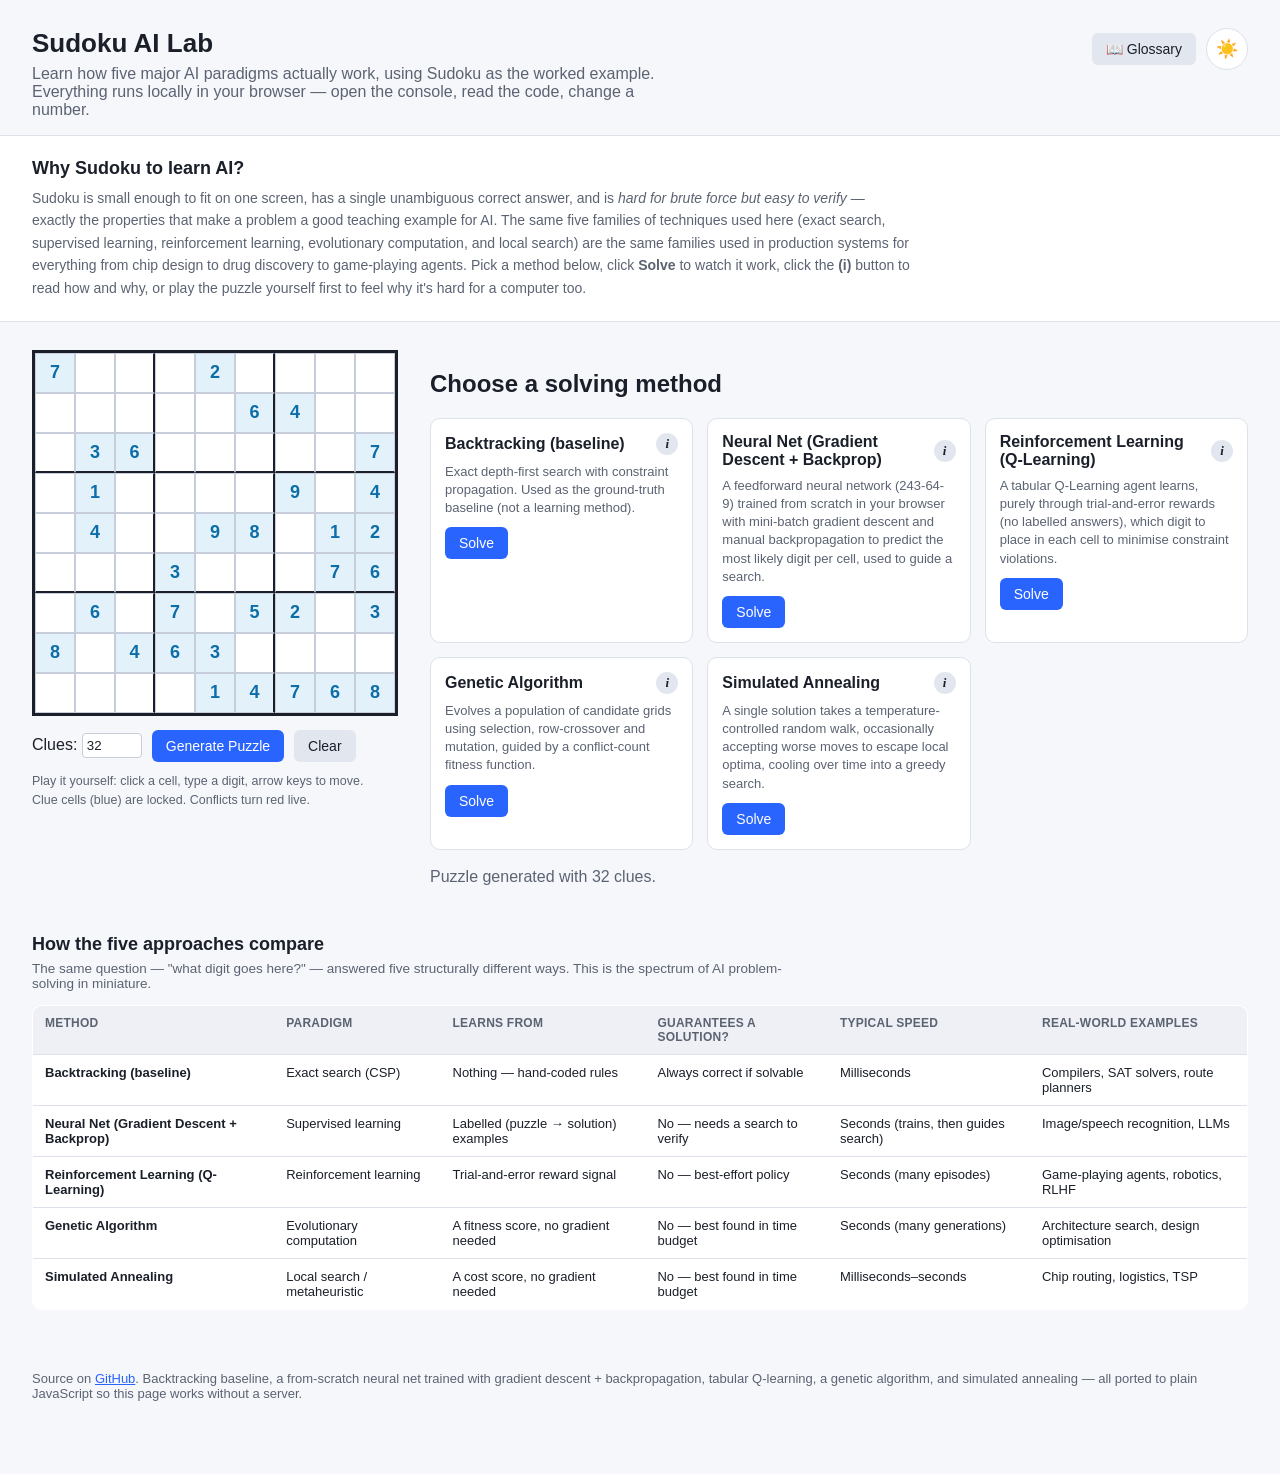
<file: docs/index.html>
<!DOCTYPE html>
<html lang="en">
<head>
<meta charset="UTF-8">
<meta name="viewport" content="width=device-width, initial-scale=1">
<title>Sudoku AI Lab</title>
<link rel="stylesheet" href="static/style.css">
</head>
<body>
<header>
  <div class="header-row">
    <div>
      <h1>Sudoku AI Lab</h1>
      <p>Learn how five major AI paradigms actually work, using Sudoku as the worked example. Everything runs locally in your browser — open the console, read the code, change a number.</p>
    </div>
    <div class="header-actions">
      <button id="glossaryBtn" class="secondary" title="Glossary of AI terms">📖 Glossary</button>
      <button id="themeToggle" class="theme-toggle" aria-label="Toggle light/dark mode" title="Toggle light/dark mode">🌙</button>
    </div>
  </div>
</header>

<section class="intro-section">
  <h2>Why Sudoku to learn AI?</h2>
  <p>
    Sudoku is small enough to fit on one screen, has a single unambiguous correct answer, and is
    <em>hard for brute force but easy to verify</em> — exactly the properties that make a problem a good
    teaching example for AI. The same five families of techniques used here (exact search, supervised
    learning, reinforcement learning, evolutionary computation, and local search) are the same families
    used in production systems for everything from chip design to drug discovery to game-playing agents.
    Pick a method below, click <strong>Solve</strong> to watch it work, click the <strong>(i)</strong> button
    to read how and why, or play the puzzle yourself first to feel why it's hard for a computer too.
  </p>
</section>

<main>
  <section class="board-section">
    <div id="grid"></div>
    <div class="controls">
      <label>Clues: <input id="clues" type="number" min="20" max="60" value="32"></label>
      <button id="generateBtn">Generate Puzzle</button>
      <button id="clearBtn" class="secondary">Clear</button>
    </div>
    <p class="board-hint">Play it yourself: click a cell, type a digit, arrow keys to move. Clue cells (blue) are locked. Conflicts turn red live.</p>
  </section>

  <section class="methods-section">
    <h2>Choose a solving method</h2>
    <div class="method-grid" id="methodGrid"></div>
    <div id="status"></div>
    <div id="resultPanel"></div>
  </section>
</main>

<section class="compare-section">
  <h2>How the five approaches compare</h2>
  <p class="compare-intro">The same question — "what digit goes here?" — answered five structurally different ways. This is the spectrum of AI problem-solving in miniature.</p>
  <div class="table-wrap">
    <table class="compare-table" id="compareTable"></table>
  </div>
</section>

<div id="infoModalOverlay" class="info-modal-overlay" aria-hidden="true">
  <div class="info-modal" role="dialog" aria-modal="true" aria-labelledby="infoModalTitle">
    <div class="info-modal-header">
      <h3 id="infoModalTitle"></h3>
      <button id="infoModalClose" class="info-modal-close" aria-label="Close">×</button>
    </div>
    <div id="infoModalBody" class="info-modal-body"></div>
  </div>
</div>

<div id="glossaryModalOverlay" class="info-modal-overlay" aria-hidden="true">
  <div class="info-modal" role="dialog" aria-modal="true" aria-labelledby="glossaryModalTitle">
    <div class="info-modal-header">
      <h3 id="glossaryModalTitle">Glossary of AI terms</h3>
      <button id="glossaryModalClose" class="info-modal-close" aria-label="Close">×</button>
    </div>
    <div id="glossaryModalBody" class="info-modal-body"></div>
  </div>
</div>

<footer>
  <p>Source on <a href="https://github.com/FranciscoPereira/sudoku-ai" target="_blank" rel="noopener">GitHub</a>. Backtracking baseline, a from-scratch neural net trained with gradient descent + backpropagation, tabular Q-learning, a genetic algorithm, and simulated annealing — all ported to plain JavaScript so this page works without a server.</p>
</footer>

<script src="static/board.js"></script>
<script src="static/solver_backtracking.js"></script>
<script src="static/solver_genetic.js"></script>
<script src="static/solver_annealing.js"></script>
<script src="static/solver_neural_net.js"></script>
<script src="static/solver_q_learning.js"></script>
<script src="static/theme.js"></script>
<script src="static/script.js"></script>
</body>
</html>
</file>
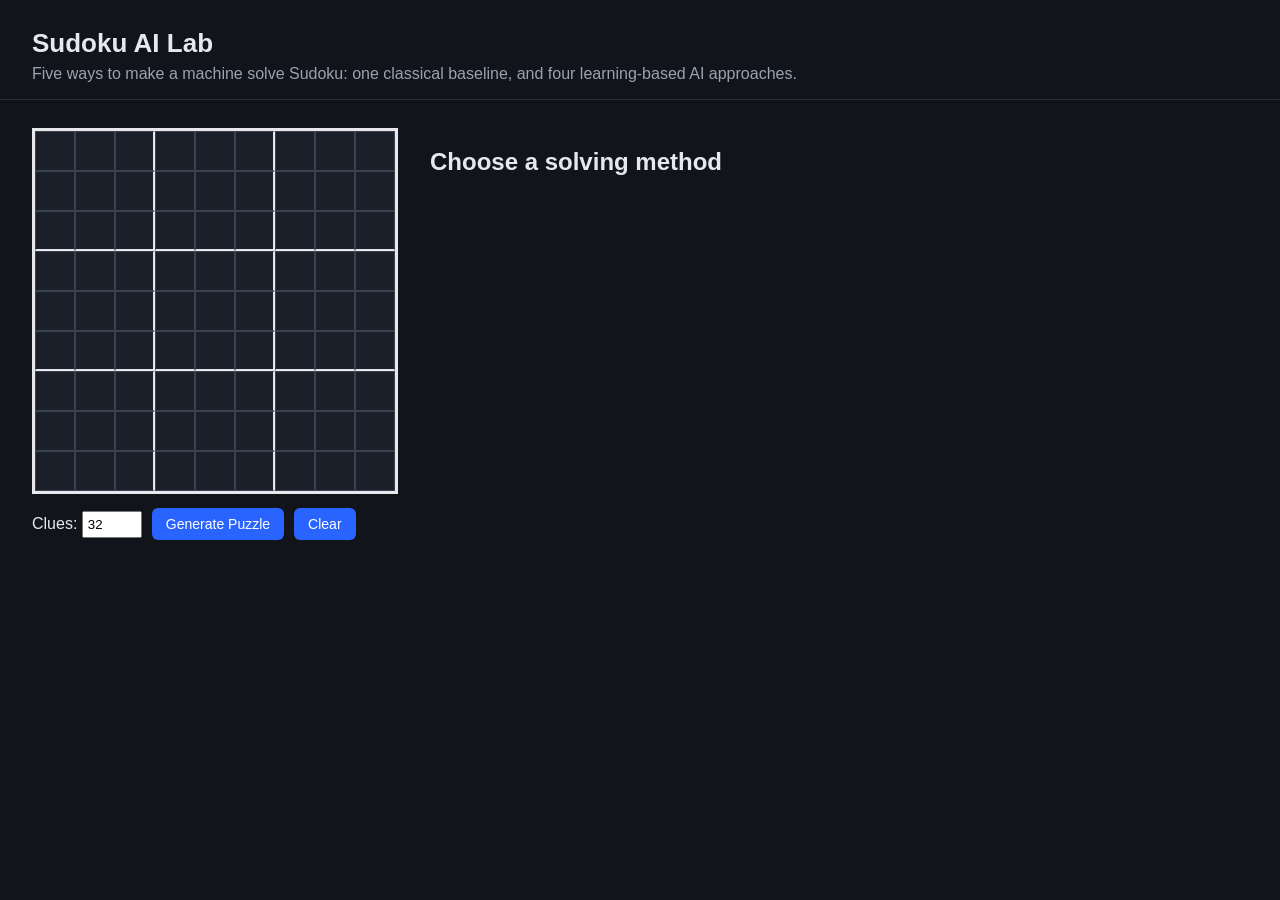
<file: templates/index.html>
<!DOCTYPE html>
<html lang="en">
<head>
<meta charset="UTF-8">
<title>Sudoku AI Lab</title>
<link rel="stylesheet" href="/static/style.css">
</head>
<body>
<header>
  <h1>Sudoku AI Lab</h1>
  <p>Five ways to make a machine solve Sudoku: one classical baseline, and four learning-based AI approaches.</p>
</header>

<main>
  <section class="board-section">
    <div id="grid"></div>
    <div class="controls">
      <label>Clues: <input id="clues" type="number" min="20" max="60" value="32"></label>
      <button id="generateBtn">Generate Puzzle</button>
      <button id="clearBtn">Clear</button>
    </div>
  </section>

  <section class="methods-section">
    <h2>Choose a solving method</h2>
    <div class="method-grid" id="methodGrid"></div>
    <div id="status"></div>
    <div id="resultPanel"></div>
  </section>
</main>

<script>
  window.EXPLANATIONS = {{ explanations | tojson }};
</script>
<script src="/static/script.js"></script>
</body>
</html>
</file>
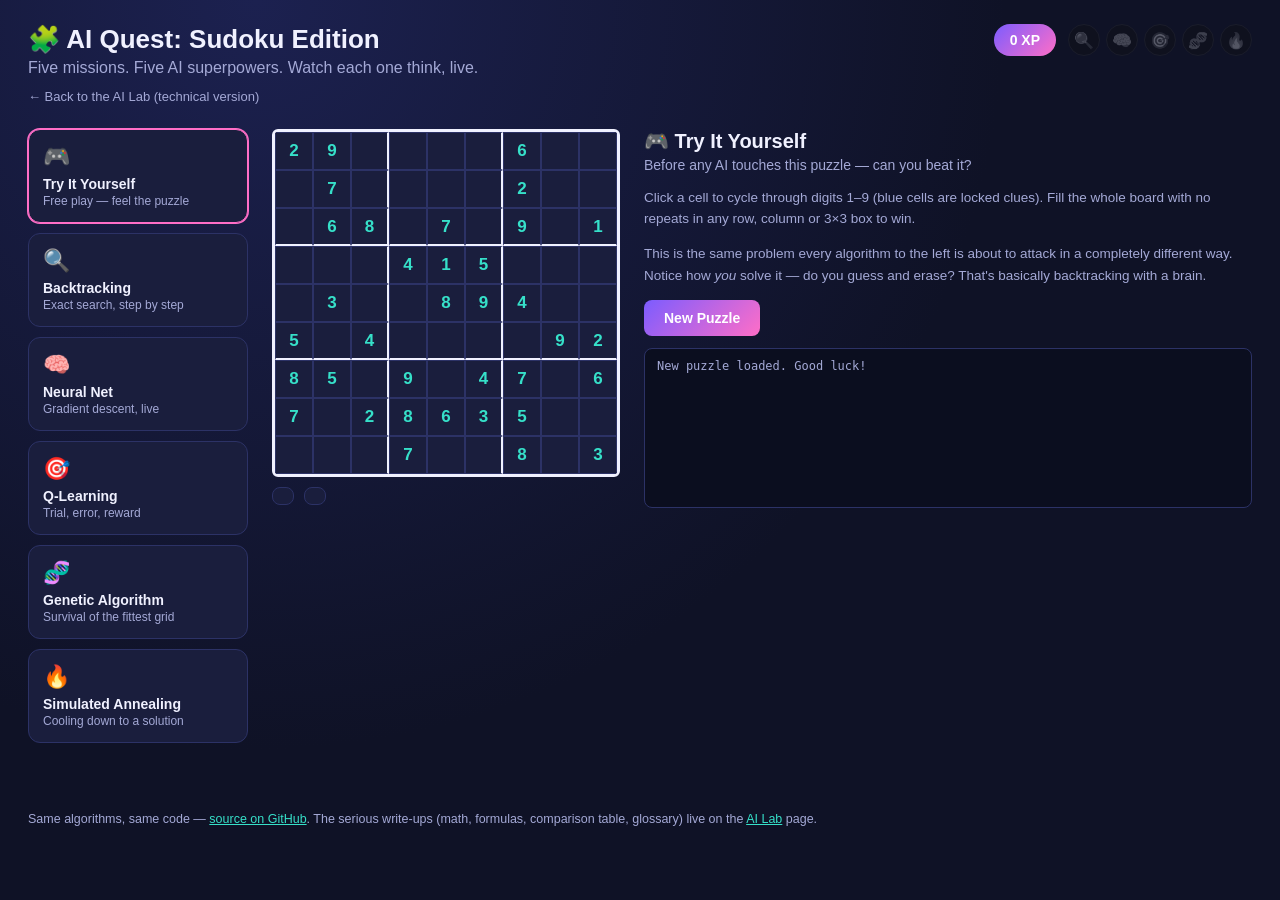
<file: docs/play/index.html>
<!DOCTYPE html>
<html lang="en">
<head>
<meta charset="UTF-8">
<meta name="viewport" content="width=device-width, initial-scale=1">
<title>AI Quest: Sudoku Edition</title>
<link rel="stylesheet" href="style.css">
</head>
<body>
<div id="confettiLayer" class="confetti-layer" aria-hidden="true"></div>

<header class="quest-header">
  <div class="quest-header-inner">
    <div class="quest-title">
      <h1>🧩 AI Quest: Sudoku Edition</h1>
      <p>Five missions. Five AI superpowers. Watch each one think, live.</p>
    </div>
    <div class="quest-score">
      <div class="xp-pill"><span id="xpValue">0</span> XP</div>
      <div class="badges" id="badgeRow"></div>
    </div>
  </div>
  <nav class="quest-nav">
    <a href="../index.html">← Back to the AI Lab (technical version)</a>
  </nav>
</header>

<main class="quest-main">
  <section class="mission-map" id="missionMap" aria-label="Missions"></section>

  <section class="mission-stage">
    <div class="stage-board-wrap">
      <div id="miniGrid" class="mini-grid"></div>
      <div class="stage-readout">
        <div id="stageStat1" class="stat"></div>
        <div id="stageStat2" class="stat"></div>
      </div>
    </div>

    <div class="stage-panel">
      <h2 id="stageTitle">Pick a mission to begin</h2>
      <p id="stageTagline" class="stage-tagline"></p>
      <div id="stageBody" class="stage-body"></div>

      <div class="stage-controls">
        <label class="speed-label" id="speedWrap" style="display:none;">
          Speed
          <input id="speedSlider" type="range" min="10" max="300" value="80">
        </label>
        <button id="runBtn" class="run-btn" disabled>Pick a mission first</button>
      </div>

      <div id="stageLog" class="stage-log" aria-live="polite"></div>
    </div>
  </section>
</main>

<footer class="quest-footer">
  <p>Same algorithms, same code — <a href="https://github.com/FranciscoPereira/sudoku-ai" target="_blank" rel="noopener">source on GitHub</a>. The serious write-ups (math, formulas, comparison table, glossary) live on the <a href="../index.html">AI Lab</a> page.</p>
</footer>

<script src="../static/board.js"></script>
<script src="../static/solver_genetic.js"></script>
<script src="../static/solver_neural_net.js"></script>
<script src="../static/solver_q_learning.js"></script>
<script src="app.js"></script>
</body>
</html>
</file>
<file: docs/static/style.css>
* { box-sizing: border-box; }

:root[data-theme="dark"] {
  --bg: #11141a;
  --bg-elevated: #1a1f29;
  --bg-input: #1a1f29;
  --bg-sunken: #11141a;
  --border: #262b36;
  --border-strong: #e8e8ec;
  --border-cell: #3a4150;
  --text: #e8e8ec;
  --text-muted: #9aa3b2;
  --accent: #2a64ff;
  --accent-hover: #1d4fd8;
  --secondary: #3a4150;
  --secondary-hover: #4a5266;
  --fixed: #5dd3ff;
  --fixed-bg: #14202b;
  --filled: #8fffb0;
  --ok-bg: #14401f;
  --ok-text: #8fffb0;
  --fail-bg: #401414;
  --fail-text: #ff8a8a;
}

:root[data-theme="light"] {
  --bg: #f6f7fb;
  --bg-elevated: #ffffff;
  --bg-input: #ffffff;
  --bg-sunken: #eef0f5;
  --border: #dde1ea;
  --border-strong: #1a1f29;
  --border-cell: #c7cdda;
  --text: #1a1f29;
  --text-muted: #5b6372;
  --accent: #2a64ff;
  --accent-hover: #1d4fd8;
  --secondary: #e2e6ef;
  --secondary-hover: #d2d8e5;
  --fixed: #0c6ea8;
  --fixed-bg: #e3f1fb;
  --filled: #1f8a4c;
  --ok-bg: #d9f3df;
  --ok-text: #176b34;
  --fail-bg: #fbdcdc;
  --fail-text: #9c1f1f;
}

body {
  font-family: -apple-system, BlinkMacSystemFont, "Segoe UI", sans-serif;
  background: var(--bg);
  color: var(--text);
  margin: 0;
  padding: 0 0 60px;
  transition: background 0.15s ease, color 0.15s ease;
}

header {
  padding: 28px 32px 16px;
  border-bottom: 1px solid var(--border);
}
.header-row {
  display: flex;
  justify-content: space-between;
  align-items: flex-start;
  gap: 16px;
}
header h1 { margin: 0 0 6px; font-size: 26px; }
header p { margin: 0; color: var(--text-muted); max-width: 640px; }

.header-actions {
  display: flex;
  gap: 10px;
  align-items: center;
  flex-shrink: 0;
}

.theme-toggle {
  background: var(--bg-elevated);
  border: 1px solid var(--border);
  border-radius: 50%;
  width: 42px;
  height: 42px;
  font-size: 18px;
  cursor: pointer;
  flex-shrink: 0;
  padding: 0;
}
.theme-toggle:hover { background: var(--secondary); }

.intro-section {
  padding: 22px 32px;
  background: var(--bg-elevated);
  border-bottom: 1px solid var(--border);
}
.intro-section h2 { margin: 0 0 8px; font-size: 18px; }
.intro-section p { margin: 0; color: var(--text-muted); max-width: 880px; line-height: 1.6; font-size: 14px; }

main {
  display: flex;
  gap: 32px;
  padding: 28px 32px;
  flex-wrap: wrap;
  align-items: flex-start;
}

.board-hint {
  margin: 10px 0 0;
  font-size: 12.5px;
  color: var(--text-muted);
  max-width: 360px;
  line-height: 1.5;
}

.compare-section {
  padding: 8px 32px 28px;
}
.compare-section h2 { margin: 0 0 6px; font-size: 18px; }
.compare-intro { margin: 0 0 14px; color: var(--text-muted); font-size: 13.5px; max-width: 760px; }

.table-wrap { overflow-x: auto; }
.compare-table {
  border-collapse: collapse;
  width: 100%;
  min-width: 720px;
  font-size: 13px;
  background: var(--bg-elevated);
  border: 1px solid var(--border);
  border-radius: 10px;
  overflow: hidden;
}
.compare-table th, .compare-table td {
  text-align: left;
  padding: 10px 12px;
  border-bottom: 1px solid var(--border);
  vertical-align: top;
}
.compare-table th {
  background: var(--bg-sunken);
  color: var(--text-muted);
  font-weight: 600;
  font-size: 12px;
  text-transform: uppercase;
  letter-spacing: 0.02em;
}
.compare-table tbody tr:last-child td { border-bottom: none; }
.compare-table td:first-child { color: var(--text); }

.glossary-list { margin: 0; }
.glossary-list dt {
  font-weight: 700;
  color: var(--text);
  margin-top: 14px;
  font-size: 14px;
}
.glossary-list dt:first-child { margin-top: 0; }
.glossary-list dd {
  margin: 4px 0 0;
  color: var(--text-muted);
  font-size: 13.5px;
  line-height: 1.5;
}

.board-section { flex: 0 0 auto; }

#grid {
  display: grid;
  grid-template-columns: repeat(9, 40px);
  grid-template-rows: repeat(9, 40px);
  border: 3px solid var(--border-strong);
}
.cell {
  width: 40px; height: 40px;
  text-align: center;
  font-size: 18px;
  border: 1px solid var(--border-cell);
  background: var(--bg-input);
  color: var(--text);
}
.cell.fixed { color: var(--fixed); font-weight: 700; background: var(--fixed-bg); cursor: default; }
.cell.filled { color: var(--filled); }
.cell.conflict { background: var(--fail-bg) !important; color: var(--fail-text) !important; }
.cell:focus { outline: 2px solid var(--accent); outline-offset: -2px; z-index: 1; position: relative; }
.cell:nth-child(9n+3), .cell:nth-child(9n+6) { border-right: 2px solid var(--border-strong); }
.cell:nth-child(n+19):nth-child(-n+27),
.cell:nth-child(n+46):nth-child(-n+54) { border-bottom: 2px solid var(--border-strong); }

.controls { margin-top: 14px; display: flex; gap: 10px; align-items: center; }
.controls input {
  width: 60px; padding: 4px;
  background: var(--bg-input); color: var(--text);
  border: 1px solid var(--border-cell); border-radius: 4px;
}

button {
  background: var(--accent);
  color: white;
  border: none;
  padding: 8px 14px;
  border-radius: 6px;
  cursor: pointer;
  font-size: 14px;
}
button:hover { background: var(--accent-hover); }
button.secondary { background: var(--secondary); color: var(--text); }
button.secondary:hover { background: var(--secondary-hover); }

.methods-section { flex: 1 1 480px; min-width: 360px; }

.method-grid {
  display: grid;
  grid-template-columns: repeat(auto-fit, minmax(220px, 1fr));
  gap: 14px;
}
.method-card {
  background: var(--bg-elevated);
  border: 1px solid var(--border);
  border-radius: 10px;
  padding: 14px;
}
.method-card h3 { margin: 0; font-size: 16px; }
.method-card p { margin: 0 0 10px; font-size: 13px; color: var(--text-muted); line-height: 1.4; }

.method-card-header {
  display: flex;
  justify-content: space-between;
  align-items: center;
  gap: 8px;
  margin-bottom: 8px;
}

.info-btn {
  width: 22px;
  height: 22px;
  min-width: 22px;
  padding: 0;
  border-radius: 50%;
  background: var(--secondary);
  color: var(--text);
  font-size: 13px;
  font-style: italic;
  font-weight: 700;
  font-family: Georgia, serif;
  line-height: 1;
  display: flex;
  align-items: center;
  justify-content: center;
}
.info-btn:hover { background: var(--secondary-hover); }

.info-modal-overlay {
  display: none;
  position: fixed;
  inset: 0;
  background: rgba(0, 0, 0, 0.55);
  align-items: center;
  justify-content: center;
  padding: 24px;
  z-index: 100;
}
.info-modal-overlay.open { display: flex; }

.info-modal {
  background: var(--bg-elevated);
  border: 1px solid var(--border);
  border-radius: 12px;
  max-width: 640px;
  width: 100%;
  max-height: 85vh;
  overflow-y: auto;
  padding: 0;
  box-shadow: 0 12px 40px rgba(0, 0, 0, 0.35);
}

.info-modal-header {
  display: flex;
  justify-content: space-between;
  align-items: center;
  padding: 18px 20px;
  border-bottom: 1px solid var(--border);
  position: sticky;
  top: 0;
  background: var(--bg-elevated);
}
.info-modal-header h3 { margin: 0; font-size: 18px; }

.info-modal-close {
  background: transparent;
  color: var(--text-muted);
  font-size: 22px;
  line-height: 1;
  padding: 0 6px;
  border-radius: 6px;
}
.info-modal-close:hover { background: var(--secondary); color: var(--text); }

.info-modal-body {
  padding: 20px;
  font-size: 14px;
  line-height: 1.6;
}
.info-modal-body h4 { margin: 16px 0 6px; font-size: 14px; color: var(--text); }
.info-modal-body p { margin: 0 0 10px; color: var(--text-muted); }
.info-modal-body ul, .info-modal-body ol { margin: 0 0 10px; padding-left: 20px; color: var(--text-muted); }
.info-modal-body li { margin-bottom: 4px; }
.info-modal-body code {
  background: var(--bg-sunken);
  padding: 1px 5px;
  border-radius: 4px;
  font-size: 13px;
}
.info-modal-body pre {
  background: var(--bg-sunken);
  padding: 12px;
  border-radius: 8px;
  overflow-x: auto;
  font-size: 12.5px;
  line-height: 1.5;
  color: var(--text);
}

#status { margin-top: 18px; min-height: 20px; color: var(--text-muted); }
#resultPanel { margin-top: 10px; }
.result-box {
  background: var(--bg-elevated);
  border: 1px solid var(--border);
  border-radius: 10px;
  padding: 14px;
  font-size: 14px;
}
.result-box pre {
  background: var(--bg-sunken);
  padding: 10px;
  border-radius: 6px;
  overflow-x: auto;
  font-size: 13px;
}
.badge {
  display: inline-block;
  padding: 2px 8px;
  border-radius: 12px;
  font-size: 12px;
  margin-left: 8px;
}
.badge.ok { background: var(--ok-bg); color: var(--ok-text); }
.badge.fail { background: var(--fail-bg); color: var(--fail-text); }

footer {
  padding: 20px 32px 0;
  color: var(--text-muted);
  font-size: 13px;
}
footer a { color: var(--accent); }
</file>
<file: static/style.css>
* { box-sizing: border-box; }
body {
  font-family: -apple-system, BlinkMacSystemFont, "Segoe UI", sans-serif;
  background: #11141a;
  color: #e8e8ec;
  margin: 0;
  padding: 0 0 60px;
}
header {
  padding: 28px 32px 16px;
  border-bottom: 1px solid #262b36;
}
header h1 { margin: 0 0 6px; font-size: 26px; }
header p { margin: 0; color: #9aa3b2; }

main {
  display: flex;
  gap: 32px;
  padding: 28px 32px;
  flex-wrap: wrap;
  align-items: flex-start;
}

.board-section { flex: 0 0 auto; }

#grid {
  display: grid;
  grid-template-columns: repeat(9, 40px);
  grid-template-rows: repeat(9, 40px);
  border: 3px solid #e8e8ec;
}
.cell {
  width: 40px; height: 40px;
  text-align: center;
  font-size: 18px;
  border: 1px solid #3a4150;
  background: #1a1f29;
  color: #e8e8ec;
}
.cell.fixed { color: #5dd3ff; font-weight: 700; background: #14202b; }
.cell.filled { color: #8fffb0; }
.cell.conflict { background: #3a1620; color: #ff8a8a; }
.cell:nth-child(9n+3), .cell:nth-child(9n+6) { border-right: 2px solid #e8e8ec; }
.cell:nth-child(n+19):nth-child(-n+27),
.cell:nth-child(n+46):nth-child(-n+54) { border-bottom: 2px solid #e8e8ec; }

.controls { margin-top: 14px; display: flex; gap: 10px; align-items: center; }
.controls input { width: 60px; padding: 4px; }

button {
  background: #2a64ff;
  color: white;
  border: none;
  padding: 8px 14px;
  border-radius: 6px;
  cursor: pointer;
  font-size: 14px;
}
button:hover { background: #1d4fd8; }
button.secondary { background: #3a4150; }
button.secondary:hover { background: #4a5266; }

.methods-section { flex: 1 1 480px; min-width: 360px; }

.method-grid {
  display: grid;
  grid-template-columns: repeat(auto-fit, minmax(220px, 1fr));
  gap: 14px;
}
.method-card {
  background: #1a1f29;
  border: 1px solid #2c3340;
  border-radius: 10px;
  padding: 14px;
}
.method-card h3 { margin: 0 0 8px; font-size: 16px; }
.method-card p { margin: 0 0 10px; font-size: 13px; color: #9aa3b2; line-height: 1.4; }

#status { margin-top: 18px; min-height: 20px; color: #9aa3b2; }
#resultPanel { margin-top: 10px; }
.result-box {
  background: #1a1f29;
  border: 1px solid #2c3340;
  border-radius: 10px;
  padding: 14px;
  font-size: 14px;
}
.result-box pre {
  background: #11141a;
  padding: 10px;
  border-radius: 6px;
  overflow-x: auto;
  font-size: 13px;
}
.badge {
  display: inline-block;
  padding: 2px 8px;
  border-radius: 12px;
  font-size: 12px;
  margin-left: 8px;
}
.badge.ok { background: #14401f; color: #8fffb0; }
.badge.fail { background: #401414; color: #ff8a8a; }
</file>
<file: docs/play/style.css>
* { box-sizing: border-box; }

:root {
  --bg: #0f1226;
  --bg-elevated: #1a1e3d;
  --bg-sunken: #0b0e1f;
  --border: #2c3266;
  --text: #f0f1ff;
  --text-muted: #a4a9d6;
  --accent: #7c5cff;
  --accent2: #ff6ec7;
  --accent3: #36e0c9;
  --warn: #ffb74d;
  --bad: #ff6b6b;
  --good: #4ade80;
}

body {
  margin: 0;
  font-family: -apple-system, BlinkMacSystemFont, "Segoe UI", sans-serif;
  background: radial-gradient(circle at 20% 0%, #1c2150 0%, var(--bg) 55%);
  color: var(--text);
  min-height: 100vh;
}

a { color: var(--accent3); }

.quest-header { padding: 24px 28px 0; }
.quest-header-inner {
  display: flex;
  justify-content: space-between;
  align-items: flex-start;
  gap: 16px;
  flex-wrap: wrap;
}
.quest-title h1 { margin: 0 0 4px; font-size: 26px; }
.quest-title p { margin: 0; color: var(--text-muted); }

.quest-score { display: flex; align-items: center; gap: 12px; flex-wrap: wrap; }
.xp-pill {
  background: linear-gradient(135deg, var(--accent), var(--accent2));
  color: white;
  font-weight: 700;
  padding: 8px 16px;
  border-radius: 999px;
  font-size: 14px;
}
.badges { display: flex; gap: 6px; }
.badge-icon {
  width: 32px; height: 32px;
  border-radius: 50%;
  display: flex; align-items: center; justify-content: center;
  font-size: 16px;
  background: var(--bg-sunken);
  border: 1px solid var(--border);
  opacity: 0.3;
  filter: grayscale(1);
  transition: all 0.25s ease;
}
.badge-icon.earned { opacity: 1; filter: none; box-shadow: 0 0 12px rgba(124, 92, 255, 0.6); }

.quest-nav { margin-top: 10px; }
.quest-nav a { font-size: 13px; color: var(--text-muted); text-decoration: none; }
.quest-nav a:hover { color: var(--accent3); }

.quest-main {
  display: flex;
  gap: 24px;
  padding: 24px 28px 40px;
  flex-wrap: wrap;
  align-items: flex-start;
}

.mission-map {
  flex: 0 0 220px;
  display: flex;
  flex-direction: column;
  gap: 10px;
}

.mission-card {
  background: var(--bg-elevated);
  border: 1px solid var(--border);
  border-radius: 12px;
  padding: 14px;
  cursor: pointer;
  transition: transform 0.15s ease, border-color 0.15s ease;
}
.mission-card:hover { transform: translateY(-2px); border-color: var(--accent); }
.mission-card.active { border-color: var(--accent2); box-shadow: 0 0 0 1px var(--accent2); }
.mission-card .m-emoji { font-size: 22px; }
.mission-card .m-title { font-weight: 700; font-size: 14px; margin: 6px 0 2px; }
.mission-card .m-sub { font-size: 12px; color: var(--text-muted); }
.mission-card .m-done { float: right; color: var(--good); font-size: 13px; }

.mission-stage {
  flex: 1 1 600px;
  display: flex;
  gap: 24px;
  flex-wrap: wrap;
}

.stage-board-wrap { flex: 0 0 auto; }

.mini-grid {
  display: grid;
  grid-template-columns: repeat(9, 38px);
  grid-template-rows: repeat(9, 38px);
  border: 3px solid var(--text);
  border-radius: 6px;
  overflow: hidden;
  background: var(--bg-sunken);
}
.mg-cell {
  width: 38px; height: 38px;
  display: flex; align-items: center; justify-content: center;
  font-size: 17px;
  font-weight: 600;
  border: 1px solid var(--border);
  color: var(--text-muted);
  background: var(--bg-elevated);
  transition: background 0.15s ease, color 0.15s ease, transform 0.1s ease;
}
.mg-cell.clue { color: var(--accent3); }
.mg-cell.filled { color: var(--good); }
.mg-cell.trying { background: var(--warn); color: #2a1d00; transform: scale(1.08); }
.mg-cell.conflict { background: var(--bad); color: #2a0000; }
.mg-cell.success-flash { background: var(--good); color: #00210d; }
.mg-cell:nth-child(9n+3), .mg-cell:nth-child(9n+6) { border-right: 2px solid var(--text); }
.mg-cell:nth-child(n+19):nth-child(-n+27),
.mg-cell:nth-child(n+46):nth-child(-n+54) { border-bottom: 2px solid var(--text); }

.stage-readout { display: flex; gap: 10px; margin-top: 10px; flex-wrap: wrap; }
.stat {
  background: var(--bg-elevated);
  border: 1px solid var(--border);
  border-radius: 8px;
  padding: 6px 10px;
  font-size: 12.5px;
  color: var(--text-muted);
  min-height: 18px;
}
.stat strong { color: var(--text); }

.stage-panel { flex: 1 1 340px; min-width: 300px; }
.stage-panel h2 { margin: 0 0 4px; font-size: 20px; }
.stage-tagline { margin: 0 0 12px; color: var(--text-muted); font-size: 14px; }
.stage-body { font-size: 13.5px; line-height: 1.6; color: var(--text-muted); margin-bottom: 14px; }
.stage-body strong { color: var(--text); }

.stage-controls { display: flex; align-items: center; gap: 14px; flex-wrap: wrap; margin-bottom: 12px; }
.speed-label { font-size: 12px; color: var(--text-muted); display: flex; align-items: center; gap: 6px; }

.run-btn {
  background: linear-gradient(135deg, var(--accent), var(--accent2));
  color: white;
  border: none;
  padding: 10px 20px;
  border-radius: 8px;
  font-size: 14px;
  font-weight: 700;
  cursor: pointer;
}
.run-btn:disabled { opacity: 0.4; cursor: not-allowed; }
.run-btn:not(:disabled):hover { filter: brightness(1.1); }

.stage-log {
  background: var(--bg-sunken);
  border: 1px solid var(--border);
  border-radius: 8px;
  padding: 10px 12px;
  height: 160px;
  overflow-y: auto;
  font-family: ui-monospace, SFMono-Regular, Menlo, monospace;
  font-size: 12px;
  color: var(--text-muted);
}
.stage-log div { margin-bottom: 3px; }
.stage-log .win { color: var(--good); font-weight: 700; }

.quest-footer {
  padding: 16px 28px 30px;
  color: var(--text-muted);
  font-size: 12.5px;
}

.confetti-layer {
  position: fixed;
  inset: 0;
  pointer-events: none;
  overflow: hidden;
  z-index: 999;
}
.confetti-piece {
  position: absolute;
  top: -20px;
  font-size: 20px;
  animation: confetti-fall linear forwards;
}
@keyframes confetti-fall {
  to { transform: translateY(110vh) rotate(360deg); opacity: 0.3; }
}

@media (max-width: 720px) {
  .mini-grid { grid-template-columns: repeat(9, 32px); grid-template-rows: repeat(9, 32px); }
  .mg-cell { width: 32px; height: 32px; font-size: 15px; }
}
</file>
